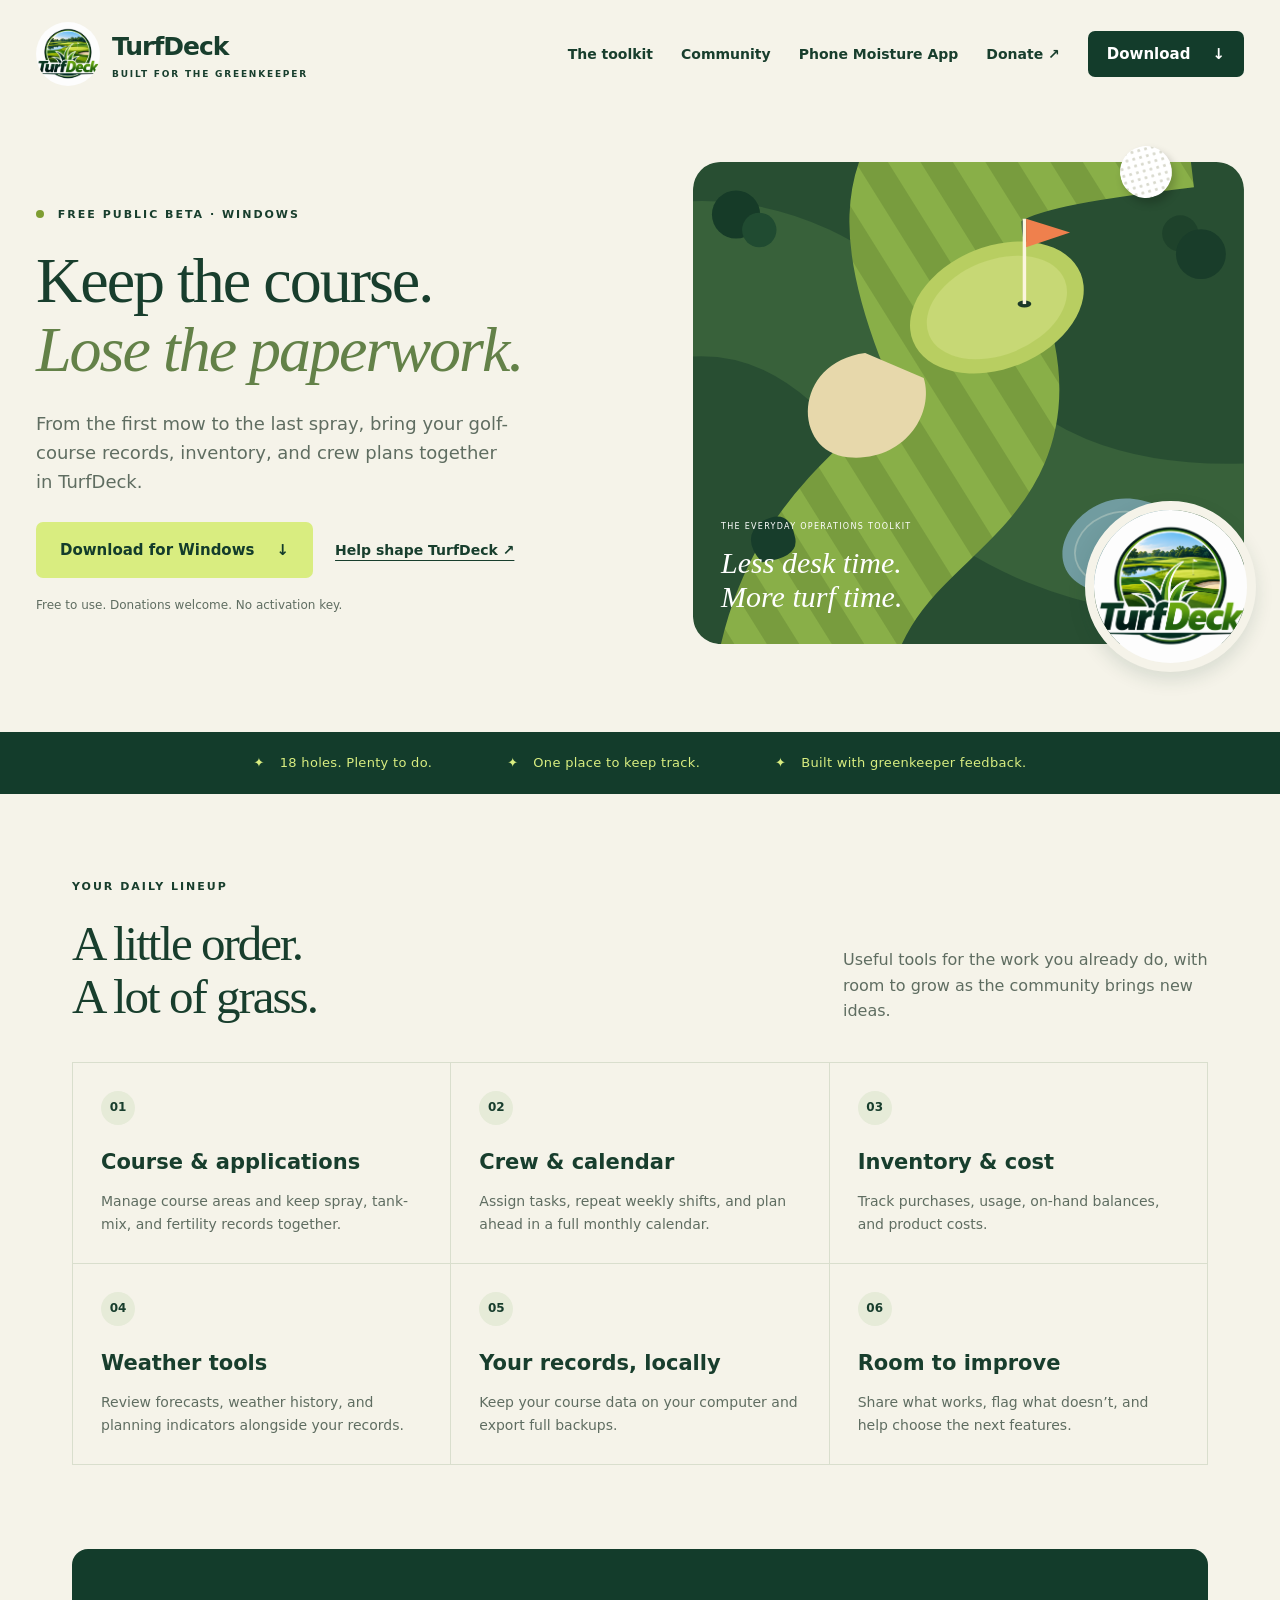
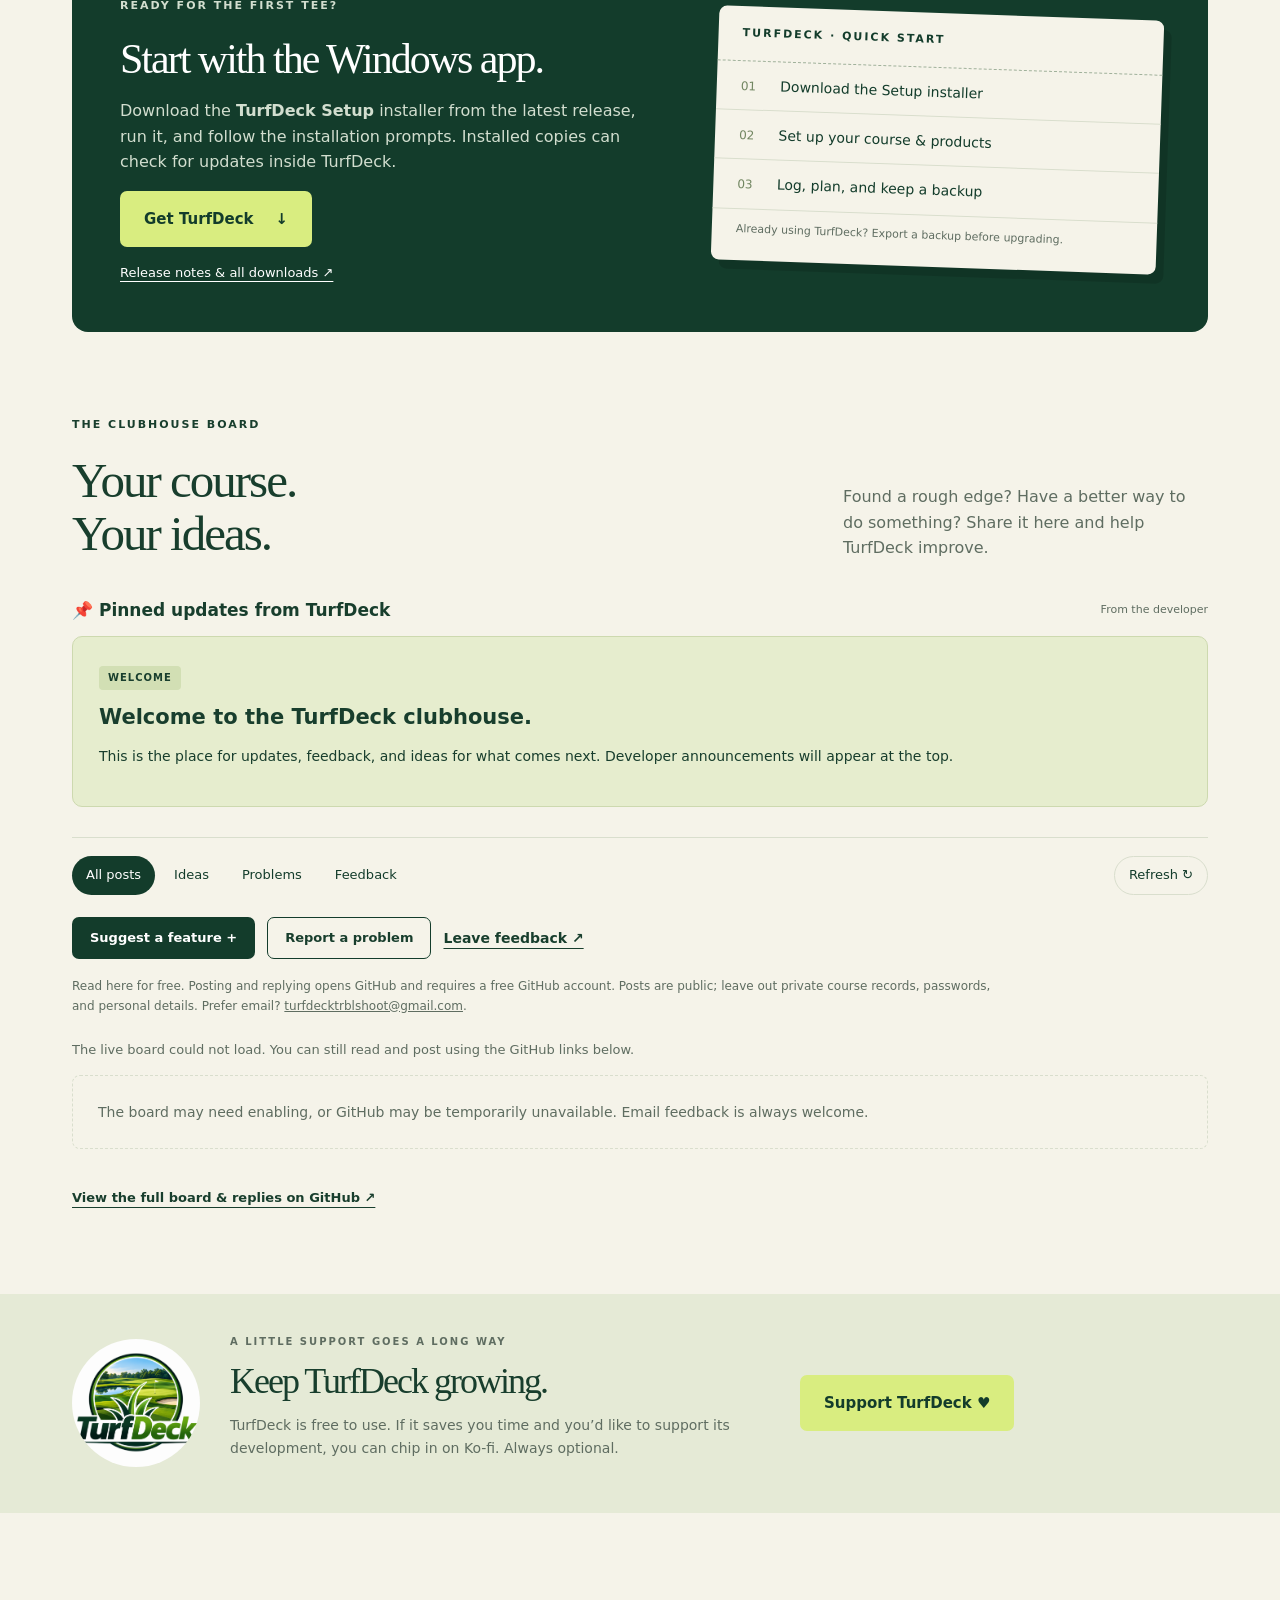
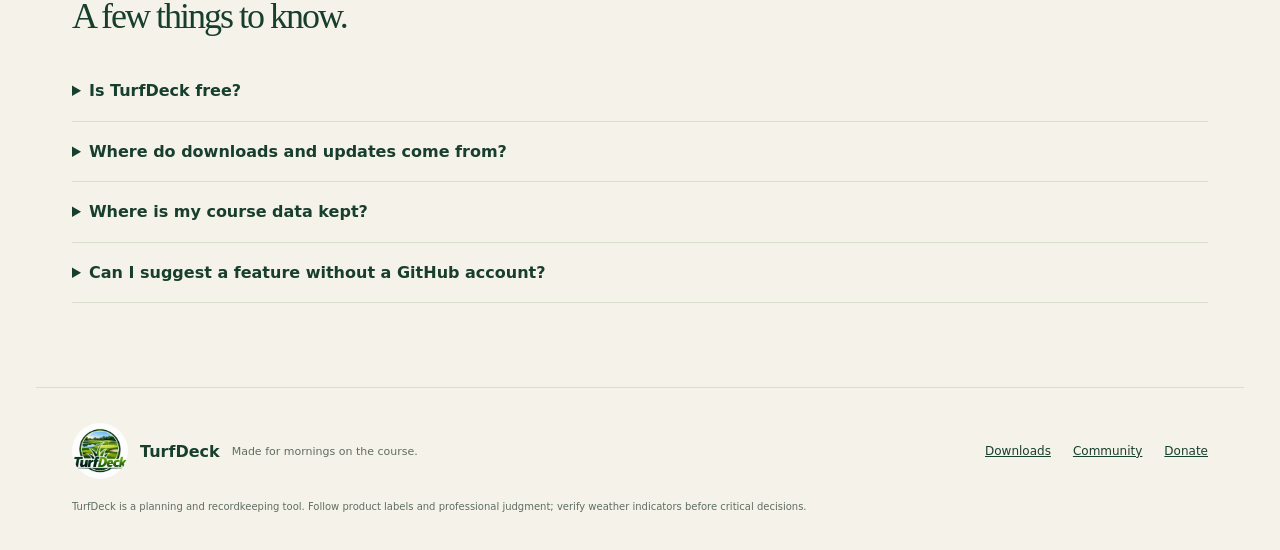
<file: docs/index.html>
<!doctype html><html lang="en"><head><meta charset="utf-8"><meta name="viewport" content="width=device-width,initial-scale=1"><meta name="theme-color" content="#133c2b"><meta name="description" content="TurfDeck: free Windows software for golf-course operations. Plan crew work, log applications, track inventory, and help shape what comes next."><title>TurfDeck — Keep the course. Lose the paperwork.</title><link rel="icon" href="assets/turfdeck-logo.png"><link rel="stylesheet" href="styles.css"><script src="site.js" defer></script></head><body>
<a class="skip" href="#main">Skip to content</a><header><a class="brand" href="#" aria-label="TurfDeck home"><img src="assets/turfdeck-logo.png" alt="TurfDeck" width="64" height="64"><span>TurfDeck<small>BUILT FOR THE GREENKEEPER</small></span></a><nav aria-label="Main navigation"><a href="#features">The toolkit</a><a href="#community">Community</a><a href="moisture/">Phone Moisture App</a><a href="https://ko-fi.com/drewthewannabegreenkeeper" target="_blank" rel="noopener noreferrer">Donate ↗</a><a class="button dark small" href="https://github.com/TheWannaBeGreenkeeper/turfdeck-release/releases/latest" data-download>Download <span aria-hidden="true">↓</span></a></nav></header>
<main id="main"><section class="hero"><div class="hero-copy"><p class="eyebrow"><span class="dot"></span> FREE PUBLIC BETA · WINDOWS</p><h1>Keep the course.<br><em>Lose the paperwork.</em></h1><p class="intro">From the first mow to the last spray, bring your golf-course records, inventory, and crew plans together in TurfDeck.</p><div class="actions"><a class="button lime" href="https://github.com/TheWannaBeGreenkeeper/turfdeck-release/releases/latest" data-download>Download for Windows <span aria-hidden="true">↓</span></a><a class="text-link" href="#community">Help shape TurfDeck ↗</a></div><p class="fine" id="release-note">Free to use. Donations welcome. No activation key.</p></div>
<div class="course-art" aria-label="Illustration of a golf course with greens, a pond and striped fairways" role="img"><svg viewBox="0 0 640 560" aria-hidden="true"><defs><pattern id="stripes" width="64" height="64" patternUnits="userSpaceOnUse" patternTransform="rotate(-32)"><rect width="64" height="64" fill="#789c3e"/><rect width="32" height="64" fill="#89af48"/></pattern></defs><rect width="640" height="560" rx="32" fill="#284e32"/><path d="M-40 140Q130 110 260 280T650 440" fill="none" stroke="#38613a" stroke-width="180"/><path d="M120 650C140 360 390 400 310 190S320-40 570-70" fill="none" stroke="url(#stripes)" stroke-width="200"/><path d="M475 500C385 482 442 375 521 393S624 480 555 512Z" fill="#719ca0"/><path d="M483 493C408 474 452 393 519 408S602 477 550 498" fill="none" stroke="#98b6b3" stroke-width="2"/><path d="M200 222C115 233 115 337 180 343S281 293 268 251Z" fill="#e7d8ab"/><ellipse cx="353" cy="169" rx="105" ry="71" transform="rotate(-22 353 169)" fill="#b8ce61"/><ellipse cx="353" cy="169" rx="85" ry="55" transform="rotate(-22 353 169)" fill="#c7d875"/><ellipse cx="385" cy="165" rx="8" ry="4" fill="#1c3928"/><path d="M385 165V66" stroke="#fbf5df" stroke-width="4"/><path d="M387 66L438 82 387 99Z" fill="#ef804d"/><path d="M80 465Q55 437 79 418Q111 400 118 434Q126 459 80 465Z" fill="#173d2b"/><circle cx="566" cy="83" r="21" fill="#1e422b"/><circle cx="590" cy="107" r="29" fill="#193d2a"/><circle cx="50" cy="61" r="28" fill="#163b28"/><circle cx="77" cy="79" r="20" fill="#204b31"/></svg><div class="course-label"><span>THE EVERYDAY OPERATIONS TOOLKIT</span><strong>Less desk time.<br>More turf time.</strong></div><img class="hero-emblem" src="assets/turfdeck-logo.png" alt="TurfDeck golf greens emblem" width="168" height="168"><div class="golf-ball" aria-hidden="true"></div></div></section>
<div class="course-strip"><span>18 holes. Plenty to do.</span><span>One place to keep track.</span><span>Built with greenkeeper feedback.</span></div>
<section id="features" class="section"><div class="section-heading"><div><p class="eyebrow">YOUR DAILY LINEUP</p><h2>A little order.<br>A lot of grass.</h2></div><p>Useful tools for the work you already do, with room to grow as the community brings new ideas.</p></div><div class="features"><article><span class="hole">01</span><h3>Course & applications</h3><p>Manage course areas and keep spray, tank-mix, and fertility records together.</p></article><article><span class="hole">02</span><h3>Crew & calendar</h3><p>Assign tasks, repeat weekly shifts, and plan ahead in a full monthly calendar.</p></article><article><span class="hole">03</span><h3>Inventory & cost</h3><p>Track purchases, usage, on-hand balances, and product costs.</p></article><article><span class="hole">04</span><h3>Weather tools</h3><p>Review forecasts, weather history, and planning indicators alongside your records.</p></article><article><span class="hole">05</span><h3>Your records, locally</h3><p>Keep your course data on your computer and export full backups.</p></article><article><span class="hole">06</span><h3>Room to improve</h3><p>Share what works, flag what doesn’t, and help choose the next features.</p></article></div></section>
<section class="download-section" id="download"><div><p class="eyebrow">READY FOR THE FIRST TEE?</p><h2>Start with the Windows app.</h2><p>Download the <strong>TurfDeck Setup</strong> installer from the latest release, run it, and follow the installation prompts. Installed copies can check for updates inside TurfDeck.</p><a class="button lime" href="https://github.com/TheWannaBeGreenkeeper/turfdeck-release/releases/latest" data-download>Get TurfDeck <span aria-hidden="true">↓</span></a><a class="release-link" href="https://github.com/TheWannaBeGreenkeeper/turfdeck-release/releases/latest" target="_blank" rel="noopener noreferrer">Release notes & all downloads ↗</a></div><div class="scorecard"><div class="scorecard-top">TURFDECK · QUICK START</div><ol><li><span>01</span> Download the Setup installer</li><li><span>02</span> Set up your course & products</li><li><span>03</span> Log, plan, and keep a backup</li></ol><p>Already using TurfDeck? Export a backup before upgrading.</p></div></section>
<section class="section community" id="community"><div class="section-heading"><div><p class="eyebrow">THE CLUBHOUSE BOARD</p><h2>Your course.<br>Your ideas.</h2></div><p>Found a rough edge? Have a better way to do something? Share it here and help TurfDeck improve.</p></div><div class="board-top"><h3>📌 Pinned updates from TurfDeck</h3><span>From the developer</span></div><div id="updates" class="updates" aria-live="polite"><article class="announcement"><span class="badge">WELCOME</span><h3>Welcome to the TurfDeck clubhouse.</h3><p>This is the place for updates, feedback, and ideas for what comes next. Developer announcements will appear at the top.</p></article></div>
<div class="board-toolbar"><div class="filters" role="group" aria-label="Filter community posts"><button class="selected" data-filter="all" aria-pressed="true">All posts</button><button data-filter="idea" aria-pressed="false">Ideas</button><button data-filter="problem" aria-pressed="false">Problems</button><button data-filter="feedback" aria-pressed="false">Feedback</button></div><button class="refresh" id="refresh-board">Refresh ↻</button></div><div class="board-actions"><a class="button dark" href="https://github.com/TheWannaBeGreenkeeper/turfdeck-release/issues/new?template=feature_request.yml" target="_blank" rel="noopener noreferrer">Suggest a feature +</a><a class="button outline" href="https://github.com/TheWannaBeGreenkeeper/turfdeck-release/issues/new?template=bug_report.yml" target="_blank" rel="noopener noreferrer">Report a problem</a><a class="text-link" href="https://github.com/TheWannaBeGreenkeeper/turfdeck-release/issues/new?title=Feedback%3A%20&body=What%20worked%20well%3F%0A%0AWhat%20could%20be%20better%3F" target="_blank" rel="noopener noreferrer">Leave feedback ↗</a></div><p class="board-note">Read here for free. Posting and replying opens GitHub and requires a free GitHub account. Posts are public; leave out private course records, passwords, and personal details. Prefer email? <a href="mailto:turfdecktrblshoot@gmail.com">turfdecktrblshoot@gmail.com</a>.</p><p id="board-status" role="status">Loading recent open conversations…</p><div id="posts" class="posts"></div><a class="board-more" href="https://github.com/TheWannaBeGreenkeeper/turfdeck-release/issues" target="_blank" rel="noopener noreferrer">View the full board & replies on GitHub ↗</a><noscript><p>JavaScript is disabled. Use the full board link to read and post feedback.</p></noscript></section>
<section class="support-section"><img src="assets/turfdeck-logo.png" alt="TurfDeck" width="128" height="128"><div><p class="eyebrow">A LITTLE SUPPORT GOES A LONG WAY</p><h2>Keep TurfDeck growing.</h2><p>TurfDeck is free to use. If it saves you time and you’d like to support its development, you can chip in on Ko-fi. Always optional.</p></div><a class="button lime" href="https://ko-fi.com/drewthewannabegreenkeeper" target="_blank" rel="noopener noreferrer">Support TurfDeck ♥</a></section>
<section class="faq section"><h2>A few things to know.</h2><details><summary>Is TurfDeck free?</summary><p>Yes. The public beta is free to use, with no activation key or trial expiration. Donations are optional.</p></details><details><summary>Where do downloads and updates come from?</summary><p>The signed Windows releases are hosted on GitHub. The Download buttons use the latest available Setup installer when it can be checked, or take you to the latest release page.</p></details><details><summary>Where is my course data kept?</summary><p>TurfDeck keeps your records locally on your computer. Make regular backups. Posting on the public feedback board shares only the text and files you choose to post there.</p></details><details><summary>Can I suggest a feature without a GitHub account?</summary><p>Yes—email <a href="mailto:turfdecktrblshoot@gmail.com">turfdecktrblshoot@gmail.com</a>. Posting publicly to the board requires a GitHub account.</p></details></section></main>
<footer><div class="footer-brand"><img src="assets/turfdeck-logo.png" alt="" width="56" height="56"><strong>TurfDeck</strong><span>Made for mornings on the course.</span></div><div><a href="https://github.com/TheWannaBeGreenkeeper/turfdeck-release/releases/latest">Downloads</a><a href="#community">Community</a><a href="https://ko-fi.com/drewthewannabegreenkeeper" target="_blank" rel="noopener noreferrer">Donate</a></div><p>TurfDeck is a planning and recordkeeping tool. Follow product labels and professional judgment; verify weather indicators before critical decisions.</p></footer></body></html>
</file>
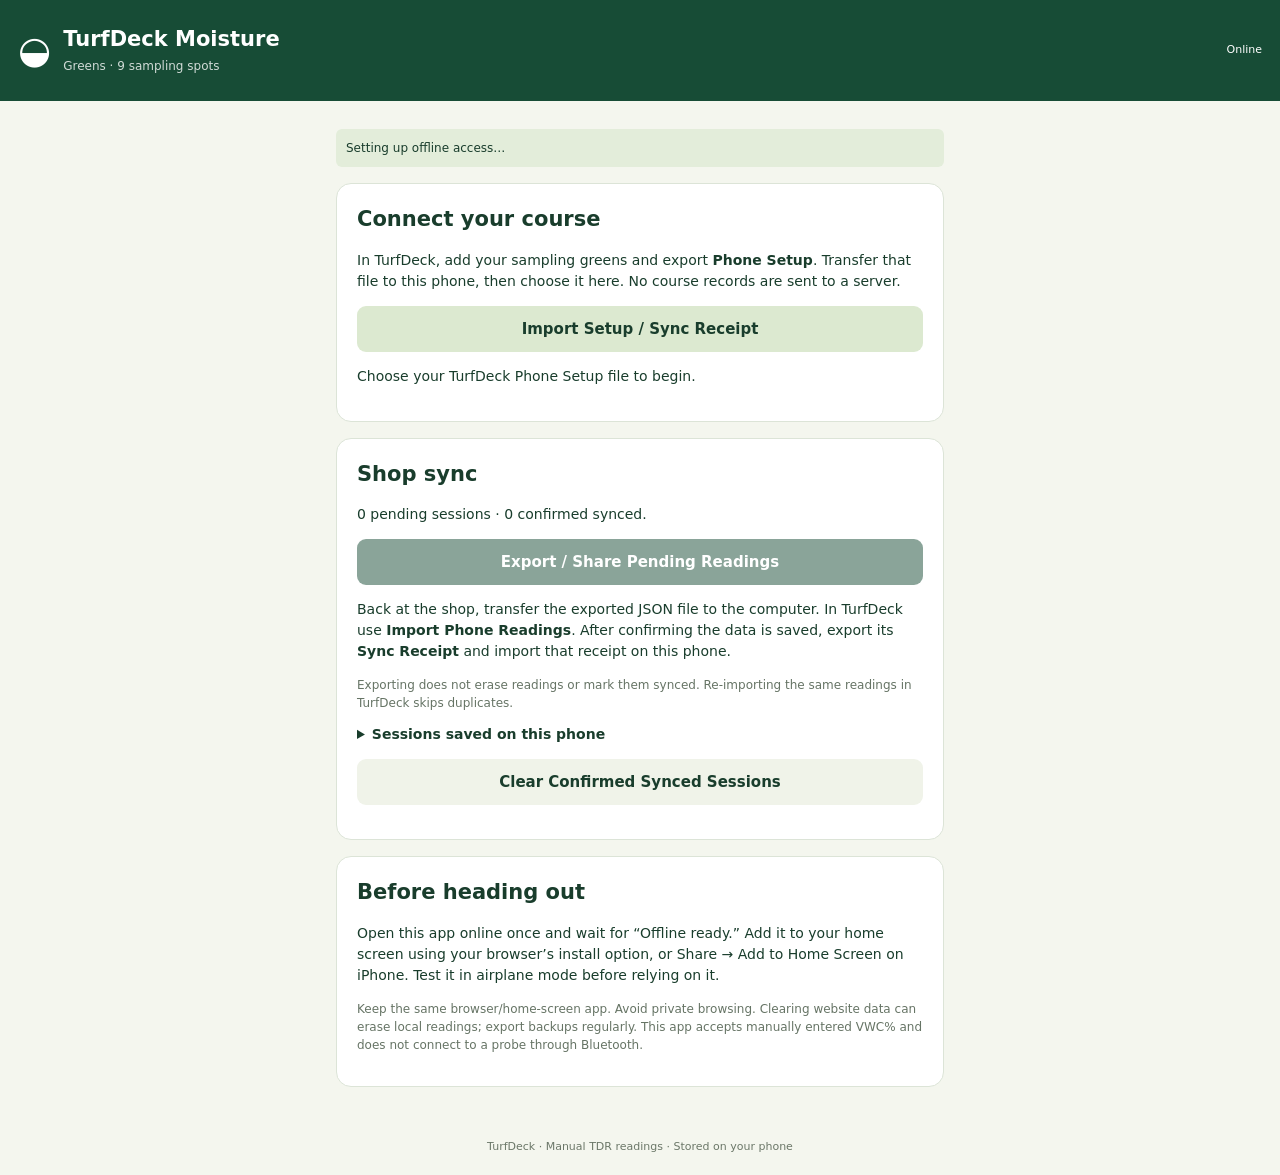
<file: moisture/index.html>
<!doctype html><html lang="en"><head><meta charset="utf-8"><meta name="viewport" content="width=device-width,initial-scale=1"><meta name="theme-color" content="#174c36"><meta name="apple-mobile-web-app-capable" content="yes"><title>TurfDeck Moisture</title><link rel="manifest" href="manifest.webmanifest"><link rel="icon" href="icon.svg" type="image/svg+xml"><link rel="apple-touch-icon" href="icon-192.png"><link rel="stylesheet" href="phone.css"><script src="moisture-core.js" defer></script><script src="moisture-keypad.js" defer></script><script src="phone.js" defer></script></head><body><header><span class="mark" aria-hidden="true">◒</span><div><h1>TurfDeck Moisture</h1><p>Greens · 9 sampling spots</p></div><span id="connection">Phone</span></header><main><p id="offline-ready" role="status">Setting up offline access…</p><section id="setup" class="card"><h2>Connect your course</h2><p>In TurfDeck, add your sampling greens and export <strong>Phone Setup</strong>. Transfer that file to this phone, then choose it here. No course records are sent to a server.</p><label class="button">Import Setup / Sync Receipt<input id="import-file" type="file" accept=".json,application/json" hidden></label><p id="course-status"></p></section><section id="reading" class="card" hidden><h2>Take a reading</h2><form id="reading-form"><label>Green<select id="green" required></select></label><div class="two"><label>TDR / device name<input id="device" type="text" autocomplete="off" required maxlength="100" placeholder="Name your device"></label><label>Probe depth (inches)<input id="depth" type="number" inputmode="decimal" min="0.01" max="100" step="any" required></label></div><label>Reading date / time<input id="time" type="datetime-local" required></label><p class="orientation"><strong>FRONT = APPROACH SIDE</strong><br>Face toward the back of the green each time. Sample the same spots and depth on every visit.</p><div id="grid" class="nine"></div><p class="summary" id="grid-summary">0 / 9 spots entered</p><label>Notes<textarea id="notes" maxlength="4000" placeholder="Rain, irrigation, localized dry spots…"></textarea></label><button class="button primary" id="save-reading">Save Readings on Phone</button></form><p id="reading-status" role="status"></p></section><section class="card"><h2>Shop sync</h2><p id="queue-summary">No course configured yet.</p><button class="button primary" id="export" disabled>Export / Share Pending Readings</button><p>Back at the shop, transfer the exported JSON file to the computer. In TurfDeck use <strong>Import Phone Readings</strong>. After confirming the data is saved, export its <strong>Sync Receipt</strong> and import that receipt on this phone.</p><p class="hint">Exporting does not erase readings or mark them synced. Re-importing the same readings in TurfDeck skips duplicates.</p><details><summary>Sessions saved on this phone</summary><div id="queue"></div></details><button class="button secondary" id="clear-synced">Clear Confirmed Synced Sessions</button></section><section class="card"><h2>Before heading out</h2><p>Open this app online once and wait for “Offline ready.” Add it to your home screen using your browser’s install option, or Share → Add to Home Screen on iPhone. Test it in airplane mode before relying on it.</p><p class="hint">Keep the same browser/home-screen app. Avoid private browsing. Clearing website data can erase local readings; export backups regularly. This app accepts manually entered VWC% and does not connect to a probe through Bluetooth.</p></section></main><footer>TurfDeck · Manual TDR readings · Stored on your phone</footer></body></html>
</file>
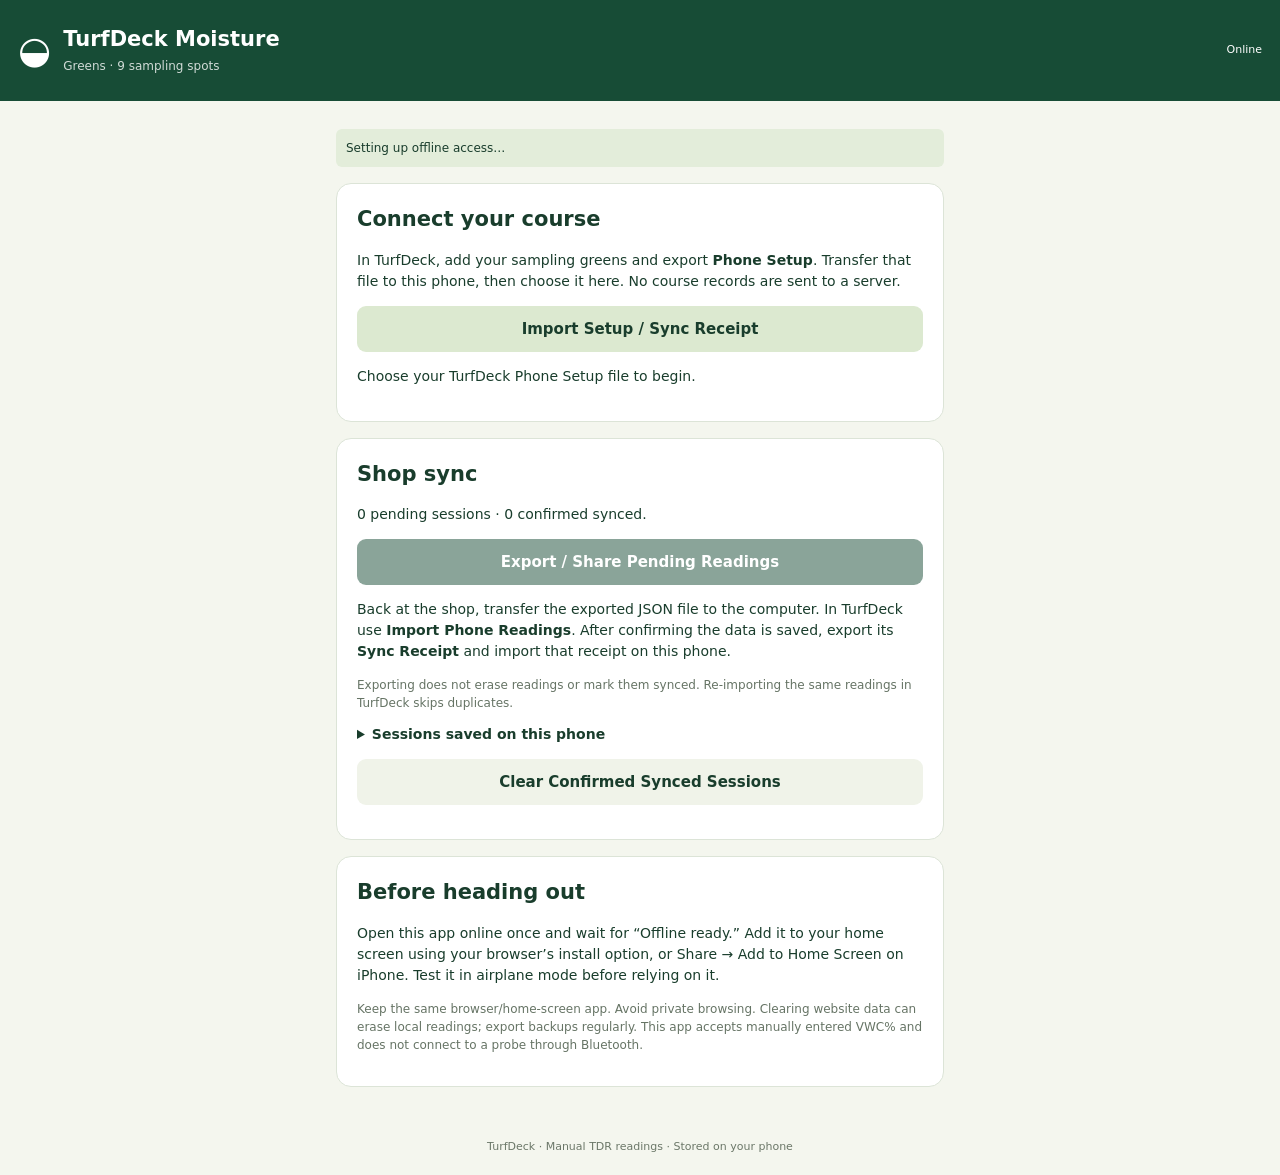
<file: docs/moisture/index.html>
<!doctype html><html lang="en"><head><meta charset="utf-8"><meta name="viewport" content="width=device-width,initial-scale=1"><meta name="theme-color" content="#174c36"><meta name="apple-mobile-web-app-capable" content="yes"><title>TurfDeck Moisture</title><link rel="manifest" href="manifest.webmanifest"><link rel="icon" href="icon.svg" type="image/svg+xml"><link rel="apple-touch-icon" href="icon-192.png"><link rel="stylesheet" href="phone.css"><script src="moisture-core.js" defer></script><script src="phone.js" defer></script></head><body><header><span class="mark" aria-hidden="true">◒</span><div><h1>TurfDeck Moisture</h1><p>Greens · 9 sampling spots</p></div><span id="connection">Phone</span></header><main><p id="offline-ready" role="status">Setting up offline access…</p><section id="setup" class="card"><h2>Connect your course</h2><p>In TurfDeck, add your sampling greens and export <strong>Phone Setup</strong>. Transfer that file to this phone, then choose it here. No course records are sent to a server.</p><label class="button">Import Setup / Sync Receipt<input id="import-file" type="file" accept=".json,application/json" hidden></label><p id="course-status"></p></section><section id="reading" class="card" hidden><h2>Take a reading</h2><form id="reading-form"><label>Green<select id="green" required></select></label><div class="two"><label>TDR / device name<input id="device" type="text" autocomplete="off" required maxlength="100" placeholder="Name your device"></label><label>Probe depth (inches)<input id="depth" type="number" inputmode="decimal" min="0.01" max="100" step="any" required></label></div><label>Reading date / time<input id="time" type="datetime-local" required></label><p class="orientation"><strong>FRONT = APPROACH SIDE</strong><br>Face toward the back of the green each time. Sample the same spots and depth on every visit.</p><div id="grid" class="nine"></div><p class="summary" id="grid-summary">0 / 9 spots entered</p><label>Notes<textarea id="notes" maxlength="4000" placeholder="Rain, irrigation, localized dry spots…"></textarea></label><button class="button primary" id="save-reading">Save Readings on Phone</button></form><p id="reading-status" role="status"></p></section><section class="card"><h2>Shop sync</h2><p id="queue-summary">No course configured yet.</p><button class="button primary" id="export" disabled>Export / Share Pending Readings</button><p>Back at the shop, transfer the exported JSON file to the computer. In TurfDeck use <strong>Import Phone Readings</strong>. After confirming the data is saved, export its <strong>Sync Receipt</strong> and import that receipt on this phone.</p><p class="hint">Exporting does not erase readings or mark them synced. Re-importing the same readings in TurfDeck skips duplicates.</p><details><summary>Sessions saved on this phone</summary><div id="queue"></div></details><button class="button secondary" id="clear-synced">Clear Confirmed Synced Sessions</button></section><section class="card"><h2>Before heading out</h2><p>Open this app online once and wait for “Offline ready.” Add it to your home screen using your browser’s install option, or Share → Add to Home Screen on iPhone. Test it in airplane mode before relying on it.</p><p class="hint">Keep the same browser/home-screen app. Avoid private browsing. Clearing website data can erase local readings; export backups regularly. This app accepts manually entered VWC% and does not connect to a probe through Bluetooth.</p></section></main><footer>TurfDeck · Manual TDR readings · Stored on your phone</footer></body></html>
</file>
<file: docs/styles.css>
:root{--forest:#133c2b;--cream:#f5f3e9;--lime:#d9ed80;--ink:#183e2d;--muted:#5f6d61;--border:#d9decd;--orange:#ed8b58}*{box-sizing:border-box}html{scroll-behavior:smooth;scroll-padding-top:24px}body{margin:0;background:var(--cream);color:var(--ink);font:16px/1.6 system-ui,-apple-system,BlinkMacSystemFont,"Segoe UI",sans-serif}a{color:inherit}button,input{font:inherit}button,a{ -webkit-tap-highlight-color:transparent}a:focus-visible,button:focus-visible,summary:focus-visible{outline:3px solid #e58a31;outline-offset:5px}button{cursor:pointer}header{max-width:1280px;margin:auto;display:flex;align-items:center;justify-content:space-between;gap:24px;padding:22px 36px}.brand{display:flex;gap:12px;align-items:center;text-decoration:none;font-size:25px;font-weight:800;letter-spacing:-1px}.brand img{border-radius:50%;object-fit:cover;background:white}.brand small{display:block;font-size:9px;letter-spacing:1.8px;font-weight:600}nav{display:flex;align-items:center;gap:28px;font-size:14px;font-weight:650}nav a{text-decoration:none}.button{display:inline-flex;align-items:center;justify-content:center;gap:22px;text-decoration:none;border-radius:7px;padding:15px 23px;font-weight:700;font-size:15px;transition:transform .15s,background .15s;border:1px solid transparent}.button:hover{transform:translateY(-2px)}.button.small{padding:10px 18px}.dark{background:var(--forest);color:#fff}.lime{background:var(--lime);color:var(--forest)}.outline{border-color:var(--forest);background:transparent}.hero{max-width:1280px;margin:auto;display:grid;grid-template-columns:1.1fr 1fr;gap:30px;padding:54px 36px 60px;align-items:center}.eyebrow{font-size:11px;font-weight:750;letter-spacing:2px;margin:0 0 22px}.dot{display:inline-block;width:8px;height:8px;background:#7e9d31;border-radius:50%;margin-right:8px}h1,h2{font-family:Georgia,"Times New Roman",serif;font-weight:400;letter-spacing:-2px;line-height:1.08;margin:0}h1{font-size:clamp(44px,5vw,70px)}h1 em{color:#638148;font-weight:400}h2{font-size:clamp(36px,4vw,49px)}h3{font-size:21px;line-height:1.3;margin:0 0 13px}.intro{font-size:18px;max-width:480px;margin:26px 0;color:var(--muted)}.actions{display:flex;align-items:center;gap:22px;flex-wrap:wrap}.text-link{font-size:14px;font-weight:700;text-underline-offset:5px}.fine{font-size:12px;color:var(--muted);margin-top:18px}.course-art{position:relative;aspect-ratio:640/560;margin:0 0 20px 10px}.course-art svg{width:100%;height:100%;border-radius:25px}.course-label{position:absolute;left:28px;bottom:38px;color:white;line-height:1.3}.course-label span{font-size:8px;letter-spacing:1.3px}.course-label strong{display:block;font:italic 30px/1.12 Georgia;margin-top:12px}.hero-emblem{position:absolute;right:-12px;bottom:-20px;border-radius:50%;border:9px solid var(--cream);box-shadow:0 8px 18px #183e2d20;background:white;width:31%;height:auto}.golf-ball{position:absolute;top:-16px;right:13%;width:52px;height:52px;border-radius:50%;background:radial-gradient(circle,#d9dace 1px,transparent 2px) 0 0/7px 7px,#fff;box-shadow:2px 6px 8px #0003;transform:rotate(-15deg)}.course-strip{background:var(--forest);color:var(--lime);padding:21px 36px;display:flex;justify-content:center;gap:75px;font-size:13px;letter-spacing:.3px}.course-strip span:before{content:'✦';margin-right:15px}.section{max-width:1208px;margin:auto;padding:84px 36px}.section-heading{display:flex;justify-content:space-between;align-items:flex-end;gap:40px;margin-bottom:38px}.section-heading>p{max-width:365px;color:var(--muted);margin:0}.features{display:grid;grid-template-columns:repeat(3,1fr);border-top:1px solid var(--border);border-left:1px solid var(--border)}.features article{padding:28px;border-right:1px solid var(--border);border-bottom:1px solid var(--border)}.features p{color:var(--muted);font-size:14px;margin-bottom:0}.hole{display:inline-grid;place-items:center;width:34px;height:34px;border-radius:50%;background:#e6ebd8;font-size:12px;font-weight:700;margin-bottom:24px}.download-section{max-width:1136px;margin:0 auto;display:grid;grid-template-columns:1.2fr 1fr;gap:60px;background:var(--forest);color:#fff;border-radius:16px;padding:48px}.download-section p{color:#d2decf}.download-section h2{font-size:42px}.release-link{display:block;margin-top:16px;font-size:13px;text-underline-offset:4px}.scorecard{background:var(--cream);color:var(--forest);border-radius:8px;transform:rotate(2deg);box-shadow:8px 9px 0 #0002;align-self:center}.scorecard-top{border-bottom:1px dashed #a0b19b;padding:18px 24px;font-size:11px;font-weight:700;letter-spacing:2px}.scorecard ol{list-style:none;padding:0;margin:0}.scorecard li{padding:13px 24px;border-bottom:1px solid var(--border);font-size:14px}.scorecard li span{font-size:12px;display:inline-block;width:35px;color:#718661}.scorecard p{padding:0 24px 12px;font-size:11px;color:var(--muted)}.board-top{display:flex;justify-content:space-between;gap:12px;align-items:center;margin:30px 0 15px}.board-top h3{font-size:17px;margin:0}.board-top>span{font-size:11px;color:var(--muted)}.updates{display:grid;grid-template-columns:repeat(auto-fit,minmax(260px,1fr));gap:16px;margin-bottom:30px}.announcement{background:#e6edce;border:1px solid #cdd9af;border-radius:10px;padding:26px}.announcement h3{margin-top:14px}.announcement p{font-size:14px;margin-bottom:12px;white-space:pre-wrap;overflow-wrap:anywhere}.badge{font-size:10px;letter-spacing:1px;font-weight:750;display:inline-block;background:#d2dfb4;padding:4px 9px;border-radius:4px}.board-toolbar{display:flex;justify-content:space-between;gap:12px;padding-top:18px;border-top:1px solid var(--border)}.filters{display:flex;gap:5px;flex-wrap:wrap}.filters button,.refresh{border:0;background:none;color:var(--forest);font-size:13px;padding:8px 14px;border-radius:20px}.filters button.selected{background:var(--forest);color:white}.refresh{border:1px solid var(--border)}.board-actions{display:flex;align-items:center;flex-wrap:wrap;gap:12px;margin-top:22px}.board-actions .button{font-size:13px;padding:10px 17px}.board-note{font-size:12px;color:var(--muted);max-width:920px;margin:18px 0 24px}#board-status{font-size:13px;color:var(--muted)}.post{display:flex;justify-content:space-between;align-items:flex-start;gap:25px;padding:23px 0;border-bottom:1px solid var(--border)}.post h3{font-size:18px;margin:8px 0}.post h3 a{text-decoration:none}.post h3 a:hover{text-decoration:underline}.post p{font-size:13px;color:var(--muted);margin:0;white-space:pre-wrap;overflow-wrap:anywhere}.post-meta{font-size:11px;color:var(--muted);margin-top:12px}.post-replies{font-size:12px;flex-shrink:0;white-space:nowrap;text-underline-offset:4px;margin-top:25px}.board-more{display:inline-block;margin-top:25px;font-size:13px;font-weight:650;text-underline-offset:5px}.support-section{background:#e5ead6;padding:40px max(36px,calc((100% - 1136px)/2));display:flex;align-items:center;gap:30px}.support-section img{border-radius:50%;background:white;flex-shrink:0}.support-section h2{font-size:36px}.support-section p{max-width:540px;font-size:14px;color:var(--muted)}.support-section .eyebrow{font-size:10px;margin-bottom:12px}.support-section .button{flex-shrink:0}.faq h2{font-size:36px;margin-bottom:25px}.faq details{padding:17px 0;border-bottom:1px solid var(--border)}summary{font-weight:650;cursor:pointer}details p{font-size:14px;max-width:800px;color:var(--muted)}footer{border-top:1px solid var(--border);max-width:1208px;margin:auto;padding:35px 36px;display:flex;flex-wrap:wrap;justify-content:space-between;align-items:center;gap:20px}.footer-brand{display:flex;gap:12px;align-items:center}.footer-brand img{border-radius:50%}.footer-brand span{font-size:11px;color:var(--muted)}footer>div:last-of-type{display:flex;gap:22px;font-size:12px}footer>p{font-size:10px;color:var(--muted);width:100%;margin:0}.skip{position:absolute;left:15px;top:-80px;padding:12px;background:white;z-index:20}.skip:focus{top:10px}.empty{border:1px dashed var(--border);border-radius:8px;padding:25px;font-size:14px;color:var(--muted)}@media(max-width:900px){header{padding:18px 22px}nav{gap:16px}nav>a:first-child{display:none}.hero{padding:35px 24px 45px;gap:24px}h1{font-size:46px}.intro{font-size:16px}.course-strip{gap:24px;padding:18px;font-size:11px}.section{padding:60px 24px}.download-section{margin:0 24px;padding:32px;gap:30px}.download-section h2{font-size:34px}.support-section{padding:35px 24px;flex-wrap:wrap}.support-section>div{flex:1;min-width:260px}.support-section>.button{margin-left:158px}}@media(max-width:640px){header{flex-wrap:wrap;gap:14px}.brand{font-size:22px}.brand img{width:48px;height:48px}nav{width:100%;justify-content:space-between;font-size:12px}.hero{grid-template-columns:1fr;gap:40px;padding-top:30px}h1{font-size:49px}.course-art{max-width:470px;margin:0 12px 18px}.course-strip{flex-direction:column;gap:8px;padding-left:26px}.section-heading{display:block}.section-heading>p{margin-top:22px}.features{grid-template-columns:1fr 1fr}.features article{padding:20px}.features h3{font-size:18px}.features p{font-size:13px}.download-section{grid-template-columns:1fr;padding:30px 24px}.scorecard{transform:rotate(1deg)}.board-top{align-items:flex-start}.board-top>span{display:none}.post{gap:14px}.post h3{font-size:16px}.post-replies{font-size:11px}.support-section img{width:90px;height:90px}.support-section>div{min-width:200px}.support-section>.button{margin-left:0}.footer-brand{flex-wrap:wrap}.footer-brand span{width:100%}}@media(prefers-reduced-motion:reduce){html{scroll-behavior:auto}.button{transition:none}}
</file>
<file: moisture/phone.css>
:root{color-scheme:light;--green:#174c36;--cream:#f4f6ee}*{box-sizing:border-box}body{margin:0;background:var(--cream);color:#193d2c;font:16px/1.5 system-ui,-apple-system,sans-serif}header{display:flex;gap:12px;align-items:center;background:var(--green);color:white;padding:22px 18px}header h1{font-size:21px;margin:0}header p{font-size:12px;margin:2px 0;opacity:.8}.mark{font-size:38px}#connection{margin-left:auto;font-size:11px}main{max-width:640px;margin:auto;padding:16px}.card{background:white;border:1px solid #dce4d7;border-radius:15px;padding:20px;margin:16px 0}h2{margin:0 0 12px;font-size:21px}p{font-size:14px}label{display:block;font-size:13px;font-weight:650;margin:12px 0}input,select,textarea{display:block;width:100%;padding:12px;border:1px solid #b9cdbb;border-radius:8px;font:16px system-ui;background:white;color:#183c2b;margin-top:6px}textarea{min-height:85px}.two{display:grid;grid-template-columns:1fr 1fr;gap:12px}.nine{display:grid;grid-template-columns:repeat(3,minmax(0,1fr));gap:8px}.nine label{background:#eaf1e4;border:1px solid #ccdac7;border-radius:10px;padding:9px 6px;margin:0;text-align:center;font-size:11px}.nine input{padding:15px 3px;text-align:center;font-size:24px;font-weight:700;min-width:0}.orientation{text-align:center;font-size:12px;color:#596b5b;background:#f2f5ed;border-radius:8px;padding:12px}.summary{background:#e5eef6;border-radius:7px;padding:12px}.button{display:block;cursor:pointer;text-align:center;padding:14px;border:0;border-radius:9px;font:650 15px system-ui;background:#dce9d0;color:#193d2c;width:100%;margin:14px 0}.primary{background:var(--green);color:white}.secondary{background:#f0f3e9}button:disabled{opacity:.5;cursor:default}[hidden]{display:none!important}.hint{font-size:12px;color:#667465}summary{cursor:pointer;font-size:14px;font-weight:650}.session{border-bottom:1px solid #ddd;padding:12px 0;font-size:13px}.session button{font-size:12px;border:1px solid #bbb;border-radius:5px;padding:6px;background:white;margin-top:6px}.error{color:#972f22}footer{text-align:center;padding:20px;font-size:11px;color:#6b7768}#offline-ready{font-size:12px;border-radius:6px;background:#e3edda;padding:10px}input:focus,select:focus,textarea:focus{outline:3px solid #accd72;outline-offset:2px}@media(max-width:360px){main{padding:8px}.card{padding:13px}.nine input{font-size:20px}}
</file>
<file: docs/moisture/phone.css>
:root{color-scheme:light;--green:#174c36;--cream:#f4f6ee}*{box-sizing:border-box}body{margin:0;background:var(--cream);color:#193d2c;font:16px/1.5 system-ui,-apple-system,sans-serif}header{display:flex;gap:12px;align-items:center;background:var(--green);color:white;padding:22px 18px}header h1{font-size:21px;margin:0}header p{font-size:12px;margin:2px 0;opacity:.8}.mark{font-size:38px}#connection{margin-left:auto;font-size:11px}main{max-width:640px;margin:auto;padding:16px}.card{background:white;border:1px solid #dce4d7;border-radius:15px;padding:20px;margin:16px 0}h2{margin:0 0 12px;font-size:21px}p{font-size:14px}label{display:block;font-size:13px;font-weight:650;margin:12px 0}input,select,textarea{display:block;width:100%;padding:12px;border:1px solid #b9cdbb;border-radius:8px;font:16px system-ui;background:white;color:#183c2b;margin-top:6px}textarea{min-height:85px}.two{display:grid;grid-template-columns:1fr 1fr;gap:12px}.nine{display:grid;grid-template-columns:repeat(3,minmax(0,1fr));gap:8px}.nine label{background:#eaf1e4;border:1px solid #ccdac7;border-radius:10px;padding:9px 6px;margin:0;text-align:center;font-size:11px}.nine input{padding:15px 3px;text-align:center;font-size:24px;font-weight:700;min-width:0}.orientation{text-align:center;font-size:12px;color:#596b5b;background:#f2f5ed;border-radius:8px;padding:12px}.summary{background:#e5eef6;border-radius:7px;padding:12px}.button{display:block;cursor:pointer;text-align:center;padding:14px;border:0;border-radius:9px;font:650 15px system-ui;background:#dce9d0;color:#193d2c;width:100%;margin:14px 0}.primary{background:var(--green);color:white}.secondary{background:#f0f3e9}button:disabled{opacity:.5;cursor:default}[hidden]{display:none!important}.hint{font-size:12px;color:#667465}summary{cursor:pointer;font-size:14px;font-weight:650}.session{border-bottom:1px solid #ddd;padding:12px 0;font-size:13px}.session button{font-size:12px;border:1px solid #bbb;border-radius:5px;padding:6px;background:white;margin-top:6px}.error{color:#972f22}footer{text-align:center;padding:20px;font-size:11px;color:#6b7768}#offline-ready{font-size:12px;border-radius:6px;background:#e3edda;padding:10px}input:focus,select:focus,textarea:focus{outline:3px solid #accd72;outline-offset:2px}@media(max-width:360px){main{padding:8px}.card{padding:13px}.nine input{font-size:20px}}
</file>
